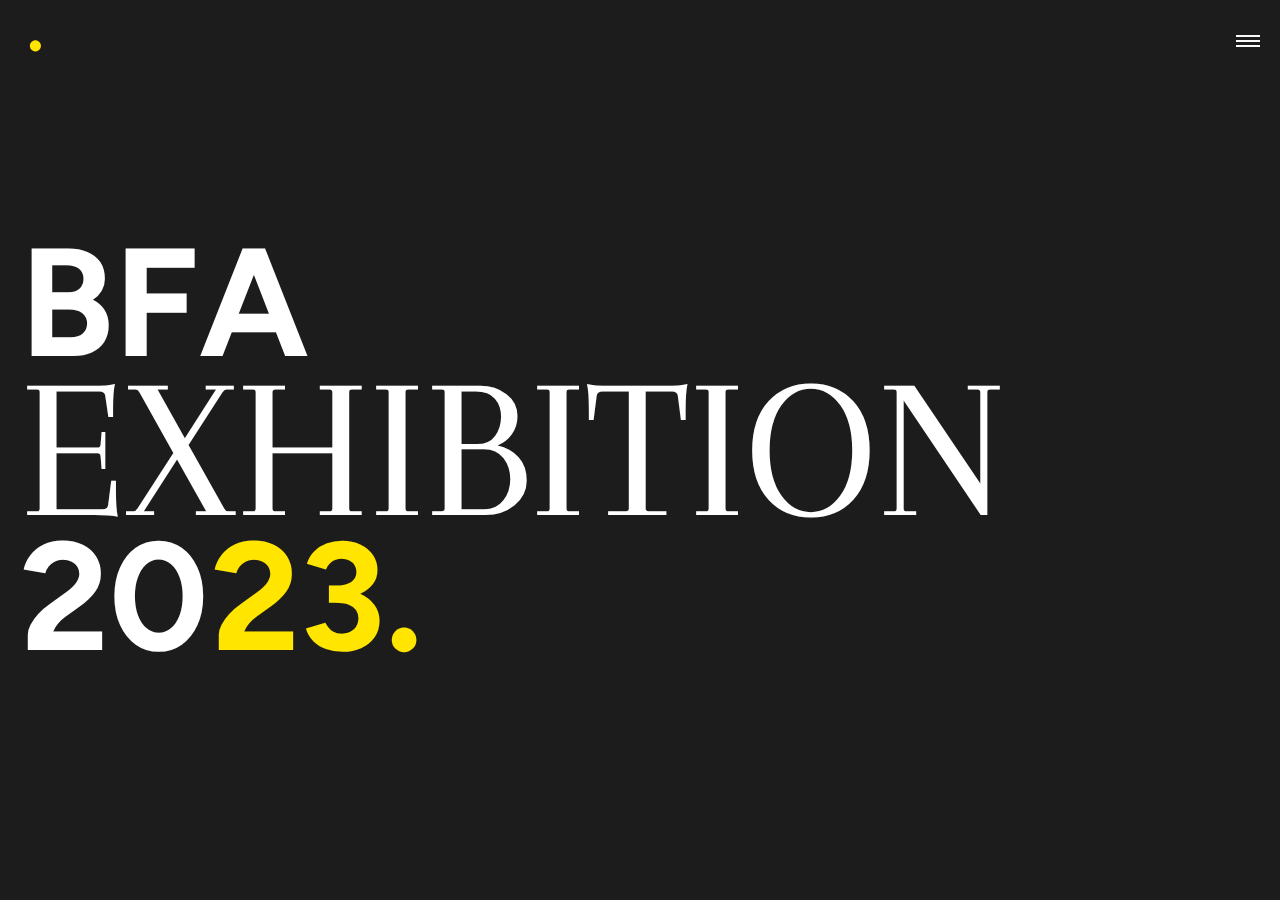
<file: index.html>
<!DOCTYPE html>
<html lang="en">
  <head>
    <meta charset="UTF-8" />
    <meta http-equiv="X-UA-Compatible" content="IE=edge" />
    <meta name="viewport" content="width=device-width, initial-scale=1.0" />
    <link rel="stylesheet" href="./css/index.css"/>
    <link rel="preconnect" href="https://fonts.googleapis.com" />
    <link rel="preconnect" href="https://fonts.gstatic.com" crossorigin />
    <link rel="preconnect" href="https://fonts.googleapis.com" />
    <link rel="preconnect" href="https://fonts.gstatic.com" crossorigin />
    <link
      href="https://fonts.googleapis.com/css2?family=Arapey:ital@1&family=Figtree:wght@600&display=swap"
      rel="stylesheet"
    />
    <link
      href="http://cdnjs.cloudflare.com/ajax/libs/font-awesome/4.3.0/css/font-awesome.css"
      rel="stylesheet"
      type="text/css"
    />
    <script src="./js/script.js" defer></script>
    <link rel="icon" href="images/icon.png" />
    <title>HOME</title>
  </head>
  <body>
    <header class="header" id="header">
      <a href="./index.html" class="logo" id="logo">.</a>
      <input
        class="side-menu"
        type="checkbox"
        id="side-menu"
        onclick="changeBackground()"
      />
      <label class="hamb" for="side-menu"
        ><span class="hamb-line"></span
      ></label>
      <nav class="nav">
        <ul class="menu">
          <li><a href="./index.html">HOME</a></li>
          <li><a href="./src/projects.html">PROJECTS</a></li>
          <li><a href="./src/sponsors.html">SPONSORS</a></li>
          <li><a href="./src/contactus.html">CONTACT US</a></li>
        </ul>
      </nav>
    </header>
    <article id="section">
      <div id="container">
        <h1 class="BFA" id="BFA">BFA</h1>
        <h1 class="EXHI" id="EXHI">EXHIBITION</h1>
        <h1 class="DATE" id="DATE">20</h1>
        <h1 class="DATE2" id="DATE2">23.</h1>
      </div>
    </article>
</body>
</html>

<!-- <footer>
  <div class="footer">
    <div class="container">
      <div class="row d-flex">
        <div class="col footer-social d-flex justify-content-center">
          <a href="https://www.instagram.com/" target="_blank"
            ><i class="fa fa-brands fa-instagram fa-lg"></i
          ></a>
          <a href="https://www.facebook.com/" target="_blank"
            ><i class="fa fa-brands fa-facebook fa-lg"></i
          ></a>
        </div>
      </div>
    </div>
  </div>
</footer> -->
</file>
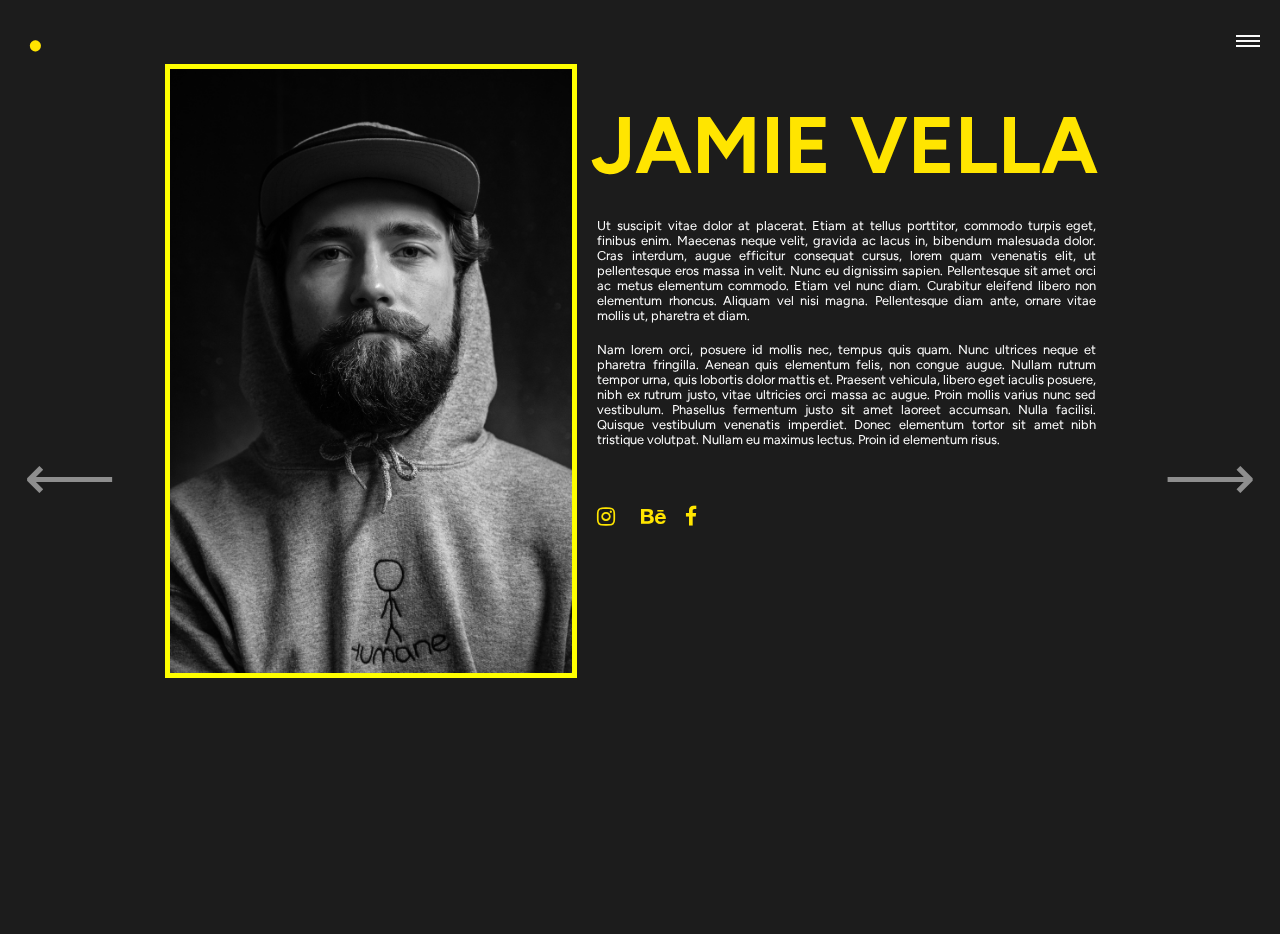
<file: src/profile.html>
<!DOCTYPE html>
<html lang="en">
<head>
    <meta charset="UTF-8">
    <meta http-equiv="X-UA-Compatible" content="IE=edge">
    <meta name="viewport" content="width=device-width, initial-scale=1.0">
    <link rel="stylesheet" href="../css/carousel.css">
    <link rel="stylesheet" href="../css/style.css">
    <link rel="preconnect" href="https://fonts.googleapis.com">
    <link rel="preconnect" href="https://fonts.gstatic.com" crossorigin>
    <link rel="preconnect" href="https://fonts.googleapis.com"><link rel="preconnect" href="https://fonts.gstatic.com" crossorigin><link href="https://fonts.googleapis.com/css2?family=Arapey:ital@1&family=Figtree:wght@600&display=swap" rel="stylesheet">
    <link 
  href="http://cdnjs.cloudflare.com/ajax/libs/font-awesome/4.3.0/css/font-awesome.css" 
  rel="stylesheet"  type='text/css'>
    <script src="../js/script.js" defer></script>
    <title>Gallery</title>
</head>
<body>
    
  <header class="header" id="header">
    <a href="../index.html" class="logo" id="logo">.</a>
    <input
      class="side-menu"
      type="checkbox"
      id="side-menu"
      onclick="changeBackground()"
    />
    <label class="hamb" for="side-menu"
      ><span class="hamb-line"></span
    ></label>
    <nav class="nav">
      <ul class="menu">
        <li><a href="../index.html">HOME</a></li>
        <li><a href="./projects.html">PROJECTS</a></li>
        <li><a href="./sponsors.html">SPONSORS</a></li>
        <li><a href="./contactus.html">CONTACT US</a></li>
      </ul>
    </nav>
  </header>
    
  <section aria-label="Newest Photos" id="section">
    <div class="carousel" data-carousel>
      <button class="carousel-button prev" data-carousel-button="prev">&#10229;</button>
      <button class="carousel-button next" data-carousel-button="next">&#10230;</button>
      <ul data-slides>
        <li class="slide" data-active>
        <div class="row" id="row1">
            <div class="column1">
                <div class="image">
                  <img src="../images/profile.jpg">
                </div>
            </div>
         <div class="column2">
             <div class="row">
                 <div class="name">
                     <h1>JAMIE VELLA</h1>
                </div>
            </div>
            <div class="row">
            <div class="paragraph">
                <p> Ut suscipit vitae dolor at placerat. Etiam at tellus porttitor, commodo turpis eget, finibus enim. Maecenas neque velit, gravida ac lacus in, bibendum malesuada dolor. Cras interdum, augue efficitur consequat cursus, lorem quam venenatis elit, ut pellentesque eros massa in velit. Nunc eu dignissim sapien. Pellentesque sit amet orci ac metus elementum commodo. Etiam vel nunc diam. Curabitur eleifend libero non elementum rhoncus. Aliquam vel nisi magna. Pellentesque diam ante, ornare vitae mollis ut, pharetra et diam.</p><br>
                <p> Nam lorem orci, posuere id mollis nec, tempus quis quam. Nunc ultrices neque et pharetra fringilla. Aenean quis elementum felis, non congue augue. Nullam rutrum tempor urna, quis lobortis dolor mattis et. Praesent vehicula, libero eget iaculis posuere, nibh ex rutrum justo, vitae ultricies orci massa ac augue. Proin mollis varius nunc sed vestibulum. Phasellus fermentum justo sit amet laoreet accumsan. Nulla facilisi. Quisque vestibulum venenatis imperdiet. Donec elementum tortor sit amet nibh tristique volutpat. Nullam eu maximus lectus. Proin id elementum risus.</p><br>
                <!--<p> Lorem ipsum dolor sit amet, consectetur adipiscing elit. Curabitur et justo viverra, laoreet leo ac, accumsan metus. Cras pretium imperdiet ornare. Maecenas turpis erat, ornare vitae neque dignissim, euismod posuere elit. Lorem ipsum dolor sit amet, consectetur adipiscing elit. Nunc consectetur nunc vel dui tempus, eu iaculis magna sollicitudin. Integer pharetra blandit neque nec euismod. Mauris ac odio eget odio aliquet iaculis eget ac ligula. Donec sit amet scelerisque erat.</p>-->
            </div>
            </div>
            <div class="row">
                <div class="fonticons">
                    <i class="fa fa-brands fa-instagram fa-lg"></i>
                    <i class="fa fa-brands fa-behance fa-lg"></i>
                    <i class="fa fa-brands fa-facebook fa-lg"></i>
                </div>
            </div>
        </div>
    </div>
        </li>
        <li class="slide">
          <img src="../images/max-whitehead-0jYDZcIq7a0-unsplash.jpg" alt="Architecture Image">
        </li>
        <li class="slide">
          <img src="../images/patrick-t-kindt-PmrBmhoInV4-unsplash.jpg" alt="Architecture Image">
        </li>
      </ul>
    </div>
  </section>
</body>
</html>
</file>
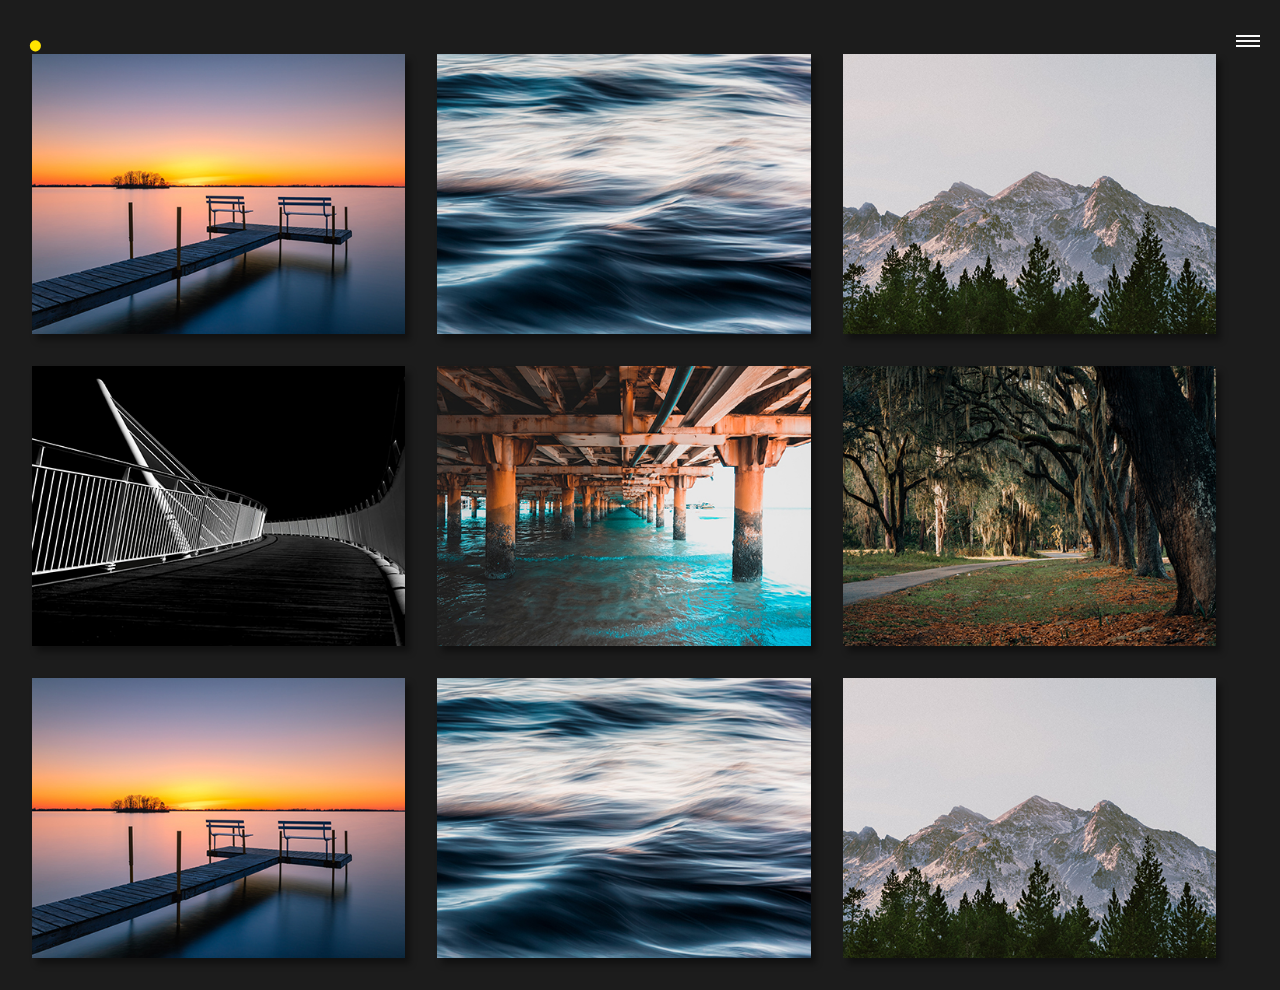
<file: src/projects.html>
<!DOCTYPE html>
<html lang="en">
  <head>
    <meta charset="UTF-8" />
    <meta http-equiv="X-UA-Compatible" content="IE=edge" />
    <meta name="viewport" content="width=device-width, initial-scale=1.0" />
    <link rel="stylesheet" href="../css/index.css" />
    <link rel="preconnect" href="https://fonts.googleapis.com" />
    <link rel="preconnect" href="https://fonts.gstatic.com" crossorigin />
    <link rel="preconnect" href="https://fonts.googleapis.com" />
    <link rel="preconnect" href="https://fonts.gstatic.com" crossorigin />
    <link
      href="https://fonts.googleapis.com/css2?family=Arapey:ital@1&family=Figtree:wght@600&display=swap"
      rel="stylesheet"
    />
    <link
      href="https://cdnjs.cloudflare.com/ajax/libs/font-awesome/4.3.0/css/font-awesome.css"
      rel="stylesheet"
      type="text/css"
    />
    <script src="../js/script.js" defer></script>
    <title>HOME</title>
  </head>
  <body>
    <header class="header" id="header">
      <a href="../index.html" class="logo" id="logo">.</a>
      <input
        class="side-menu"
        type="checkbox"
        id="side-menu"
        onclick="changeBackground()"
      />
      <label class="hamb" for="side-menu"
        ><span class="hamb-line"></span
      ></label>
      <nav class="nav">
        <ul class="menu">
          <li><a href="../index.html">HOME</a></li>
          <li><a href="./projects.html">PROJECTS</a></li>
          <li><a href="./sponsors.html">SPONSORS</a></li>
          <li><a href="./contactus.html">CONTACT US</a></li>
        </ul>
      </nav>
    </header>

    <div class="container">
      <div class="gallery">
        <div class="gallery-item">
            <a href="profile.html"><img class="gallery-image" src="../images/1.jpg" alt="" /></a>
        </div>
        <div class="gallery-item">
            <a href="profile.html"><img class="gallery-image" src="../images/2.jpg" alt="" /></a>
        </div>
        <div class="gallery-item">
            <a href="profile.html"><img class="gallery-image" src="../images/3.jpg" alt="" /></a>
        </div>
        <div class="gallery-item">
            <a href="profile.html"><img class="gallery-image" src="../images/4.jpg" alt="" /></a>
        </div>
        <div class="gallery-item">
            <a href="profile.html"><img class="gallery-image" src="../images/5.jpg" alt="" /></a>
        </div>
        <div class="gallery-item">
            <a href="profile.html"><img class="gallery-image" src="../images/6.jpg" alt="" /></a>
        </div>
        <div class="gallery-item">
            <a href="profile.html"><img class="gallery-image" src="../images/1.jpg" alt="" /></a>
        </div>
        <div class="gallery-item">
            <a href="profile.html"><img class="gallery-image" src="../images/2.jpg" alt="" /></a>
        </div>
        <div class="gallery-item">
            <a href="profile.html"><img class="gallery-image" src="../images/3.jpg" alt="" /></a>
        </div>
      </div>
    </div>
  </body>
</html>
</file>
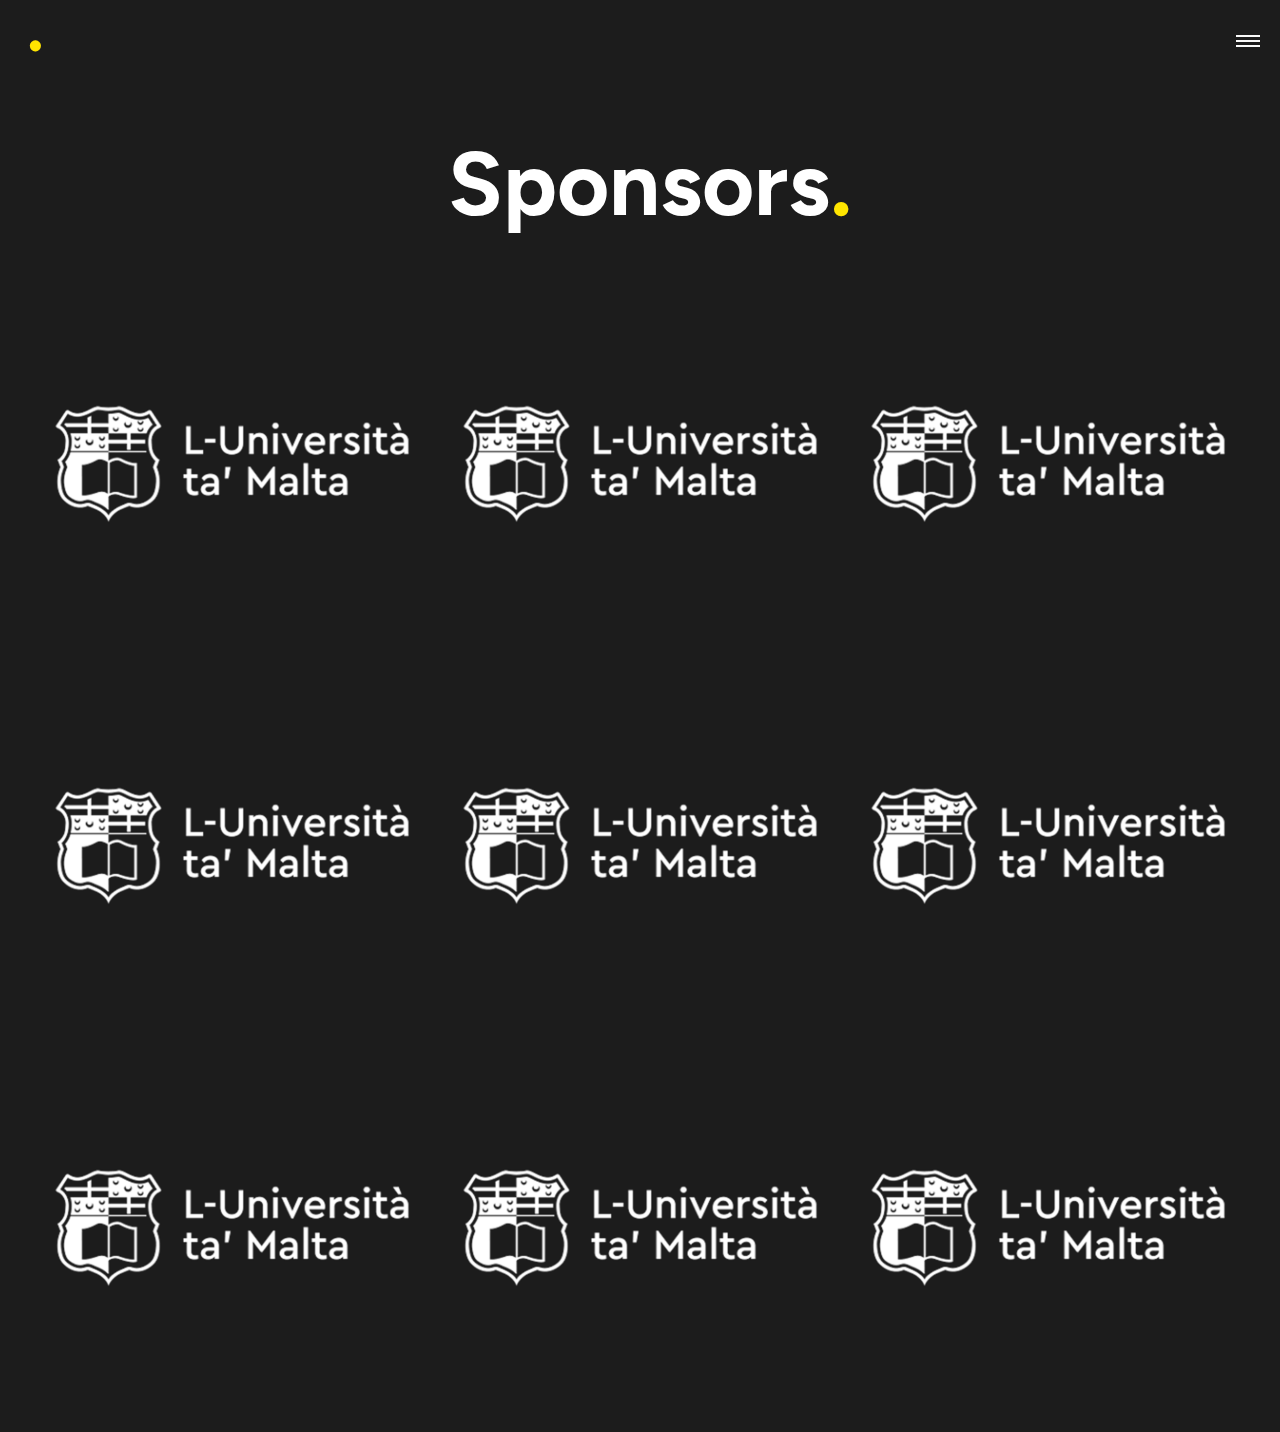
<file: src/sponsors.html>
<!DOCTYPE html>
<html lang="en">
  <head>
    <meta charset="utf-8" />
    <meta name="viewport" content="width=device-width, initial-scale=1" />
    <title>Get in touch</title>
    <link rel="stylesheet" type="text/css" href="../css/index.css" />
    <link rel="preconnect" href="https://fonts.googleapis.com" />
    <link rel="preconnect" href="https://fonts.gstatic.com" crossorigin />
    <link rel="preconnect" href="https://fonts.googleapis.com" />
    <link rel="preconnect" href="https://fonts.gstatic.com" crossorigin />
    <link
      href="https://fonts.googleapis.com/css2?family=Arapey:ital@1&family=Figtree:wght@600&display=swap"
      rel="stylesheet"
    />
    <script src="../js/script.js" defer></script>
  </head>

  <body>
    <header class="header" id="header">
      <a href="../index.html" class="logo" id="logo">.</a>
      <input
        class="side-menu"
        type="checkbox"
        id="side-menu"
        onclick="changeBackground()"
      />
      <label class="hamb" for="side-menu"
        ><span class="hamb-line"></span
      ></label>
      <nav class="nav">
        <ul class="menu">
          <li><a href="../index.html">HOME</a></li>
          <li><a href="./projects.html">PROJECTS</a></li>
          <li><a href="./sponsors.html">SPONSORS</a></li>
          <li><a href="./contactus.html">CONTACT US</a></li>
        </ul>
      </nav>
    </header>

    <div id="section">
      <div class="title">
        <h1 class="sponsors">Sponsors<span class="dot">.</span></h1>
      </div>
      <div class="row">
        <div class="column">
          <div class="column_group">
            <img
              class="column_img"
              src="../images/university1c1c1c.png"
              alt="Liam"
              style="width: 100%"
            />
            <div class="column_overlay">
              <div class="column_title">
                <a href="https://www.um.edu.mt/" target="_blank"
                  >University of Malta</a
                >
              </div>
            </div>
          </div>
          <div class="column_group">
            <img
              class="column_img"
              src="../images/university1c1c1c.png"
              alt="Liam"
              style="width: 100%"
            />
            <div class="column_overlay">
              <div class="column_title">
                <a href="https://www.um.edu.mt/" target="_blank"
                  >University of Malta</a
                >
              </div>
            </div>
          </div>
          <div class="column_group">
            <img
              class="column_img"
              src="../images/university1c1c1c.png"
              alt="Liam"
              style="width: 100%"
            />
            <div class="column_overlay">
              <div class="column_title">
                <a href="https://www.um.edu.mt/" target="_blank"
                  >University of Malta</a
                >
              </div>
            </div>
          </div>
        </div>
        <div class="column">
          <div class="column_group">
            <img
              class="column_img"
              src="../images/university1c1c1c.png"
              alt="Liam"
              style="width: 100%"
            />
            <div class="column_overlay">
              <div class="column_title">
                <a href="https://www.um.edu.mt/" target="_blank"
                  >University of Malta</a
                >
              </div>
            </div>
          </div>
          <div class="column_group">
            <img
              class="column_img"
              src="../images/university1c1c1c.png"
              alt="Liam"
              style="width: 100%"
            />
            <div class="column_overlay">
              <div class="column_title">
                <a href="https://www.um.edu.mt/" target="_blank"
                  >University of Malta</a
                >
              </div>
            </div>
          </div>
          <div class="column_group">
            <img
              class="column_img"
              src="../images/university1c1c1c.png"
              alt="Liam"
              style="width: 100%"
            />
            <div class="column_overlay">
              <div class="column_title">
                <a href="https://www.um.edu.mt/" target="_blank"
                  >University of Malta</a
                >
              </div>
            </div>
          </div>
        </div>
        <div class="column">
          <div class="column_group">
            <img
              class="column_img"
              src="../images/university1c1c1c.png"
              alt="Liam"
              style="width: 100%"
            />
            <div class="column_overlay">
              <div class="column_title">
                <a href="https://www.um.edu.mt/" target="_blank"
                  >University of Malta</a
                >
              </div>
            </div>
          </div>
          <div class="column_group">
            <img
              class="column_img"
              src="../images/university1c1c1c.png"
              alt="Liam"
              style="width: 100%"
            />
            <div class="column_overlay">
              <div class="column_title">
                <a href="https://www.um.edu.mt/" target="_blank"
                  >University of Malta</a
                >
              </div>
            </div>
          </div>
          <div class="column_group">
            <img
              class="column_img"
              src="../images/university1c1c1c.png"
              alt="Liam"
              style="width: 100%"
            />
            <div class="column_overlay">
              <div class="column_title">
                <a href="https://www.um.edu.mt/" target="_blank"
                  >University of Malta</a
                >
              </div>
            </div>
          </div>
        </div>

        <!-- <div class="column">
                  <div class="maltarti__group">
                        <img src="../images/maltarti.png" class="maltarti" alt="Liam"style="width:100%">
                        <div class="maltarti__overlay">
                           <div class="maltarti__title"><a href="https://www.facebook.com/maltarti/" target="_blank">Maltarti</a></div>
                      </div>
                 </div>

                  <div class="freehour__group">
                       <img src="../images/freehour.png" class="freehour" alt="Liam"style="width:100%">
                        <div class="freehour__overlay">
                          <div class="freehour__title"><a href="https://www.freehour.eu/" target="_blank">FreeHour</a></div>
                      </div>
                 </div>

                 <div class="canon__group">
                       <img src="../images/canon.png" class="canon" alt="Liam"style="width:100%">
                        <div class="canon__overlay">
                            <div class="canon__title"><a href="https://www.canon.com.mt/" target="_blank">Canon</a></div>
                       </div>
                 </div>

          </div>    

          <div class="column">
                 <div class="icentre__group">
                       <img src="../images/icentre 1c1c1c.png" class="icentre" alt="Liam"style="width:100%">
                       <div class="icentre__overlay">
                           <div class="icentre__title"><a href="https://www.icentre.com.mt/" target="_blank">iCentre</a></div>
                     </div>
                </div>
                 <div class="newspoint__group">
                       <img src="../images/newspoint.png" class="newspoint" alt="Liam"style="width:100%"></a>
                       <div class="newspoint__overlay">
                            <div class="newspoint__title"><a href="https://www.um.edu.mt/newspoint" target="_blank">Newspoint</a></div>
                       </div>
                </div>

                <div class="brndwgn__group">
                       <img src="../images/brnd wgn.png" class="brndwgn" alt="Liam"style="width:100%">
                      <div class="brndwgn__overlay">
                            <div class="brndwgn__title" ><a href="https://brndwgn.com/" target="_blank">BRND WGN</a></div>
                       </div>
                </div>
            </div> -->
      </div>
    </div>
  </body>
</html>
</file>
<file: css/index.css>
/* Theming */

@import url("https://fonts.googleapis.com/css2?family=Arapey:ital@1&family=Figtree:wght@600&display=swap");

:root {
  --white: #f9f9f9;
  --black: #36383f;
  --gray: #85888c;
} /* variables*/

* {
  margin: 0;
  padding: 0;
  box-sizing: border-box;
}
body {
  background-color: rgb(28, 28, 28);
  font-family: "Figtree", sans-serif;
}
a {
  text-decoration: none;
}
ul {
  list-style: none;
}

.header {
  background-color: rgb(28, 28, 28);
  position: sticky;
  top: 0;
  width: 100%;
}

.logo {
  display: inline-block;
  color: rgb(255, 229, 0);
  font-size: 100px;
  margin-left: 25px;
  line-height: 30px;
}

.nav {
  width: 100%;
  height: 100%;
  position: fixed;
  background-color: rgb(255, 229, 0);
  overflow: hidden;
}
.menu a {
  font-family: "Figtree", sans-serif;
  font-weight: bold;
  font-size: 90px;
  display: block;
  padding: 30px;
  padding-top: 10px;
  padding-bottom: 10px;
}

a,
a:hover,
a:focus,
a:active {
  text-decoration: none;
  color: inherit;
}

.menu a:hover {
  color: rgb(255, 255, 255);
}

.nav {
  max-height: 0;
  transition: max-height 0s ease-out;
}

/* Menu Icon */
.hamb {
  cursor: pointer;
  float: right;
  padding: 40px 20px;
} /* Style label tag */

.hamb-line {
  background: var(--white);
  display: block;
  height: 2px;
  position: relative;
  width: 24px;
} /* Style span tag */

.hamb-line::before,
.hamb-line::after {
  background: var(--white);
  content: "";
  display: block;
  height: 100%;
  position: absolute;
  transition: all 0.1s ease-out;
  width: 100%;
}
.hamb-line::before {
  top: 5px;
}
.hamb-line::after {
  top: -5px;
}

.side-menu {
  display: none;
} /* Hide checkbox */
/* Toggle menu icon */
.side-menu:checked ~ nav {
  max-height: 100%;
}
.side-menu:checked ~ .hamb .hamb-line {
  background: transparent;
}
.side-menu:checked ~ .hamb .hamb-line::before {
  transform: rotate(-45deg);
  top: 0;
  background-color: rgb(28, 28, 28);
}
.side-menu:checked ~ .hamb .hamb-line::after {
  transform: rotate(45deg);
  top: 0;
  background-color: rgb(28, 28, 28);
}

#container {
  position: absolute;
  top: 50%;
  width: 100%;
  transform: translateY(-50%);
}

h1 {
  padding-left: 20px;
  font-size: clamp(12vw, 12vw, 16vw);
}

h1.BFA {
  font-family: "Figtree", sans-serif;
  color: rgb(255, 255, 255);
  line-height: 7vw;
}

h1.EXHI {
  font-family: "Arapey", serif;
  font-weight: 100;
  color: rgb(255, 255, 255);
  line-height: 16vw;
  font-size: 16vw;
}

h1.DATE {
  font-family: "Figtree", sans-serif;
  color: rgb(255, 255, 255);
  line-height: 7vw;
  display: inline;
  float: left;
}
h1.DATE2 {
  font-family: "Figtree", sans-serif;
  color: rgb(255, 229, 0);
  line-height: 7vw;
  padding-left: 2px;
  display: inline;
  float: left;
}

.switch-color {
  background-color: rgb(255, 229, 0);
}

@media only screen and (max-width: 631px) {
  .menu a {
    font-size: 13vw !important;
    padding-bottom: 5px;
    padding-top: 5px;
  }
}

.logo:hover,
.logo:visited {
  color: rgb(255, 229, 0);
}

/* FOOTER */

.container {
  max-width: 100rem;
  margin: 0 auto;
  padding: 0 2rem 2rem;
}

.heading span {
  display: block;
}

.gallery {
  display: flex;
  flex-wrap: wrap;
  margin: -1rem -1rem;
}

.gallery-item {
  flex: 1 0 24rem;
  margin: 1rem;
  box-shadow: 0.3rem 0.4rem 0.4rem rgba(0, 0, 0, 0.4);
  overflow: hidden;
}

.gallery-image {
  display: block;
  width: 100%;
  height: 100%;
  object-fit: cover;
  transition: transform 400ms ease-out;
}

.gallery-image:hover {
  transform: scale(1.15);
}

@supports (display: grid) {
  .gallery {
    display: grid !important;
    grid-template-columns: repeat(auto-fit, minmax(24rem, 1fr));
    grid-gap: 2rem;
  }

  .gallery,
  .gallery-item {
    margin: 0;
  }
}

/* Screen larger than 600px? 2 column */
@media (max-width: 448px) {
  .gallery {
    grid-template-columns: repeat(1, 1fr);
  }
}

@media (min-width: 600px) {
  .gallery {
    grid-template-columns: repeat(2, 1fr);
  }
}

/* Screen larger than 900px? 3 columns */
@media (min-width: 900px) {
  .gallery {
    grid-template-columns: repeat(3, 1fr);
  }
}

.title {
  animation: transitionIn 0.75s;
}
.column {
  animation: transitionIn 1s;
}
@keyframes transitionIn {
  from {
    opacity: 0;
    transform: translateY(-50px);
  }

  to {
    opacity: 1;
    transform: translateY(0px);
  }
}

@import url("https://fonts.googleapis.com/css2?family=Arapey:ital@1&family=Figtree:wght@300;400;700&display=swap");
@import url("https://fonts.googleapis.com/css2?family=Arapey:ital@1&family=Figtree:wght@600&display=swap");
:root {
  --white: #f9f9f9;
  --black: #36383f;
  --gray: #85888c;
}

* {
  margin: 0;
  padding: 0;
  box-sizing: border-box;
}

.sponsors {
  text-align: center;
  margin: 22;
  font-family: "Figtree", sans-serif;
  font-weight: 700;
  font-size: 90px;
  top: 10%;
  color: #ffffff;
  margin-top: 75px;
}

.dot {
  text-align: center;
  margin: 22;
  font-family: "Figtree", sans-serif;
  font-weight: 700;
  font-size: 90px;
  top: 10%;
  color: #ffe500;
}

.sponsors:hover {
  font-family: "Arapey", serif;
  font-weight: 400;
  font-style: italic;
  font-size: 90px;
}
.row {
  display: -ms-flexbox;
  display: flex;
  -ms-flex-wrap: wrap;
  flex-wrap: wrap;
  justify-content: center;
}

.column {
  -ms-flex: 33%;
  flex: 33%;
  max-width: 30%;
  margin: 12px;
  padding: 12px;
}

.column img {
  margin-top: 22px;
  vertical-align: middle;
  width: 100%;
}

@media screen and (max-width: 631px) {
  .column {
    -ms-flex: 100%;
    flex: 100%;
    max-width: 100%;
  }
}
@media screen and (max-width: 631px) {
  .column {
    -ms-flex: 100%;
    flex: 100%;
    max-width: 100%;
  }
}

/*sponsors*/

.column_group {
  position: relative;
  /* scale: 0.5; */
  width: 100%;
}

.column_img {
  display: block;
  width: 100%;
}

.column_overlay {
  position: absolute;
  top: 0;
  left: 0;
  width: 100%;
  height: 100%;
  background: #ffe500;
  color: #1c1c1c;
  font-family: "Figtree", sans-serif;
  display: flex;
  align-items: center;
  justify-content: center;
  opacity: 0;
  transition: opacity 0.25s;
}

.column_overlay > * {
  transform: translateY(42px);
  transition: transform 0.4s;
}

.column_overlay:hover {
  opacity: 1;
}

.column_overlay:hover > * {
  transform: translateY(0px);
}
.column_title {
  font-size: 20px;
  font-weight: 400;
}
.column_group:hover {
  transform: perspective(1px) translateZ(-0.2px);
  transition: all 0.3s ease 0.2s;
}

.title {
  animation: transitionIn 0.75s;
}

.form {
  animation: transitionIn 1s;
}

.button {
  animation: transitionIn 1.2s;
}

@keyframes transitionIn {
  from {
    opacity: 0;
    transform: translateY(-50px);
  }

  to {
    opacity: 1;
    transform: translateY(0px);
  }
}

@keyframes transition {
  from {
    opacity: 0;
    transform: translateX(-50px);
  }

  to {
    opacity: 1;
    transform: translateX(0px);
  }
}

@import url("https://fonts.googleapis.com/css2?family=Arapey:ital@1&family=Figtree:wght@300;400;700&display=swap");
@import url("https://fonts.googleapis.com/css2?family=Arapey:ital@1&family=Figtree:wght@600&display=swap");
:root {
  --white: #f9f9f9;
  --black: #36383f;
  --gray: #85888c;
}

* {
  margin: 0;
  padding: 0;
  box-sizing: border-box;
}

.getin {
  text-align: center;
  margin: 22;
  font-family: "Figtree", sans-serif;
  font-weight: 700;
  font-size: 90px;
  top: 10%;
  color: #ffffff;
  text-indent: 50px;
}

.touch {
  text-align: center;
  margin: 22;
  font-family: "Arapey", serif;
  font-weight: 400;
  font-style: italic;
  font-size: 90px;
  top: 10%;
  color: #ffe500;
}

/*reference-contact form by paper-form*/
.form-group {
  display: flexbox;
  margin-top: 90px;
  text-align: center;
}

input[type="text"] {
  width: 15%;
  padding: 12px 12px;
  line-height: 12px;
  font-family: "Figtree", sans-serif;
  font-weight: 400;
  color: #1c1c1c;
  font-size: 18px;
  background-color: #ffffff;
  margin-top: 6px;
  margin-bottom: 16px;
}
input[type="text"]:hover {
  transform: perspective(1px) translateZ(+0.02px);
  transition: all ease 0.2s;
}

input[type="email"],
select,
textarea {
  width: 30%;
  padding: 12px 12px;
  line-height: 12px;
  font-family: "Figtree", sans-serif;
  font-weight: 400;
  color: #1c1c1c;
  font-size: 18px;
  background-color: #ffffff;
  margin-top: 6px;
  margin-bottom: 16px;
}
input[type="email"]:hover {
  transform: perspective(1px) translateZ(+0.02px);
  transition: all ease 0.2s;
}
textarea:hover {
  transform: perspective(1px) translateZ(+0.02px);
  transition: all ease 0.2s;
}
button {
  align-items: center;
  font-family: "Figtree", sans-serif;
  font-weight: 700;
  font-size: 28px;
  color: #1c1c1c;
  padding: 12px 20px;
  border: none;
  border-radius: 4px;
  background-color: #ffe500;
  cursor: pointer;
}
button:hover {
  color: #ffffff;
  background-color: rgba(255, 229, 0, 0.9);
  border: solid #ffe500;
  transform: perspective(1px) translateZ(-0.2px);
  transition: all ease 0.2s;
}

@media only screen and (min-width: 100px) and (max-width: 600px) {
  .form-group {
    display: flexbox;
    margin-top: 90px;
    text-align: center;
  }

  input[type="text"] {
    width: 30%;
    padding: 12px 12px;
    line-height: 12px;
    font-family: "Figtree", sans-serif;
    font-weight: 400;
    color: #1c1c1c;
    font-size: 18px;
    background-color: #ffffff;
    margin-top: 6px;
    margin-bottom: 16px;
  }
  input[type="text"]:hover {
    transform: perspective(1px) translateZ(+0.02px);
    transition: all ease 0.2s;
  }

  input[type="email"],
  select,
  textarea {
    width: 50%;
    padding: 12px 12px;
    line-height: 12px;
    font-family: "Figtree", sans-serif;
    font-weight: 400;
    color: #1c1c1c;
    font-size: 18px;
    background-color: #ffffff;
    margin-top: 6px;
    margin-bottom: 16px;
  }

  button {
    align-items: center;
    font-family: "Figtree", sans-serif;
    font-weight: 700;
    font-size: 28px;
    color: #1c1c1c;
    padding: 12px 20px;
    border: none;
    border-radius: 4px;
    background-color: #ffe500;
    cursor: pointer;
  }
  button:hover {
    color: #ffffff;
    background-color: rgba(255, 229, 0, 0.9);
    border: solid #ffe500;
    transform: perspective(1px) translateZ(-0.2px);
    transition: all ease 0.2s;
  }
}
</file>
<file: css/carousel.css>
/* Theming */

@import url("https://fonts.googleapis.com/css2?family=Arapey:ital@1&family=Figtree:wght@600&display=swap");

:root {
  --white: #f9f9f9;
  --black: #36383f;
  --gray: #85888c;
} /* variables*/

*, *::before, *::after  {
  margin: 0;
  padding: 0;
  box-sizing: border-box;
}
body {
  background-color: rgb(28, 28, 28);
  font-family: "Figtree", sans-serif;
}
a {
  text-decoration: none;
}
ul {
  list-style: none;
}

.switch-color {
  background-color: rgb(255, 229, 0) !important;
}

.header {
  background-color: rgb(28, 28, 28);
  position: sticky;
  top: 0;
  width: 100%;
}

.logo {
  display: inline-block;
  color: rgb(255, 229, 0);
  font-size: 100px;
  margin-left: 25px;
  line-height: 30px;
}

.nav {
  width: 100%;
  height: 100%;
  position: fixed;
  background-color: rgb(255, 229, 0);
  overflow: hidden;
}
.menu a {
  font-family: "Figtree", sans-serif;
  font-weight: bold;
  font-size: 90px;
  display: block;
  padding: 30px;
  padding-top: 10px;
  padding-bottom: 10px;
}

a,
a:hover,
a:focus,
a:active {
  text-decoration: none;
  color: inherit;
}

.menu a:hover {
  color: rgb(255, 255, 255);
}

.nav {
  max-height: 0;
  transition: max-height 0s ease-out;
}

/* Menu Icon */
.hamb {
  cursor: pointer;
  float: right;
  padding: 40px 20px;
} /* Style label tag */

.hamb-line {
  background: var(--white);
  display: block;
  height: 2px;
  position: relative;
  width: 24px;
} /* Style span tag */

.hamb-line::before,
.hamb-line::after {
  background: var(--white);
  content: "";
  display: block;
  height: 100%;
  position: absolute;
  transition: all 0.1s ease-out;
  width: 100%;
}
.hamb-line::before {
  top: 5px;
}
.hamb-line::after {
  top: -5px;
}

.side-menu {
  display: none;
} /* Hide checkbox */
/* Toggle menu icon */
.side-menu:checked ~ nav {
  max-height: 100%;
}
.side-menu:checked ~ .hamb .hamb-line {
  background: transparent;
}
.side-menu:checked ~ .hamb .hamb-line::before {
  transform: rotate(-45deg);
  top: 0;
  background-color: rgb(28, 28, 28);
}
.side-menu:checked ~ .hamb .hamb-line::after {
  transform: rotate(45deg);
  top: 0;
  background-color: rgb(28, 28, 28);
}

.carousel {
  width: 100vw;
  height: 94vh;
  position: relative;
}

.carousel > ul {
  margin: 0;
  padding: 0;
  list-style: none;
}

.slide {
  position: absolute;
  inset: 0;
  opacity: 0;
  transition: 200ms opacity ease-in-out;
  transition-delay: 200ms;
}

.slide > img {
  display: block;
  width: 100%;
  height: 100%;
  object-fit: cover;
  object-position: center;
}

.slide[data-active] {
  opacity: 1;
  z-index: 1;
  transition-delay: 0ms;
}

.carousel-button {
  position: absolute;
  z-index: 2;
  background: none;
  border: none;
  font-size: 4rem;
  top: 50%;
  transform: translateY(-50%);
  color: rgba(255, 255, 255, 0.5);
  cursor: pointer;
  border-radius: 0.25rem;
  padding: 0 0.5rem;
}

.carousel-button:hover,
.carousel-button:focus {
  color: rgb(255, 229, 0);
}

.carousel-button.prev {
  left: 1rem;
}

.carousel-button.next {
  right: 1rem;
}

@media only screen and (max-width: 631px) {
  .carousel-button {
    position: absolute;
    z-index: 2;
    background: none;
    border: none;
    font-size: 2.25rem;
    top: 50%;
    transform: translateY(-50%);
    color: rgba(255, 255, 255, 0.5);
    cursor: pointer;
    border-radius: 0.25rem;
    padding: 0 0.5rem;
  }
}
</file>
<file: css/style.css>
.main{
    padding-top: 140px;
}

#container{
    position:absolute;
    top: 50%;
    width: 100%;
    transform: translateY(-50%);
}

.image img {
    max-width: 100%;
    max-height: 100%;
    height: auto;
    border: solid yellow 5px;
    align-content: center;
}

.row{
    height: 100%;
}

.image{
    width: 100%;
    height: 880px;
    margin-left: 40%;
    padding-top: 10px;
    padding-bottom: 10px;
}

h1{
    font-family: "Figtree", sans-serif;
    color: rgb(255, 229, 0);
    float: left;
    padding-left:20px;
    font-size: clamp(12vw,12vw,16vw);
}

p{
    font-family: "Figtree", sans-serif;
    color:  rgb(255, 255, 255);
    text-align: justify;
}

.paragraph{
    width: 60.5%;
    margin-left: 20%;
    margin-top: 3%;
}

.paragraph p{
    font-size: 1vw;
}

a, a:hover, a:focus, a:active {
    text-decoration: none;
    color: inherit;
}

body{
    background-color: rgb(28, 28, 28);
}
.column1 {
  float: left;
  width: 33%;
  padding-right: 10px;
}

.column2 {
  float: left;
  width: 66%;
  padding: 10px;
}

.name{
    text-align: center;
    color: rgb(255, 229, 0)!important;
}

.name h1{
    font-size: 6.25vw;
    padding:0;
    margin-top: 4%;
    float:none;
}

.fonticons{
    color: rgb(255, 229, 0);
    margin-top: 5%;
    margin-left: 20%;
}

.fonticons i{
    height: 20px;
    width: 40px;
}

h1.BFA{
    font-family: "Figtree", sans-serif;
    color: rgb(255, 255, 255);
    line-height: 7vw;
}

h1.EXHI{
    font-family: "Arapey",serif;
    font-weight: 100;
    color: rgb(255, 255, 255);
    line-height: 16vw;
    font-size: 16vw;
}

h1.DATE{
    font-family: "Figtree", sans-serif;
    color: rgb(255, 255, 255);
    line-height:7vw;
    display: inline;
    float: left;
}
h1.DATE2{
    font-family: "Figtree", sans-serif;
    color: rgb(255, 229, 0);
    line-height: 7vw;
    padding-left: 2px;
    display: inline;
    float: left;
}

@media only screen and (max-width: 631px) {
    
    .menu a {
        font-size: 13vw!important;
        padding-bottom: 5px;
        padding-top: 5px;
    }
    
    .image{
   
    height: 50vw;
    margin-left: 105%;
    padding-bottom: 2vw;
    }
    
    .image img {
        max-width: 125%;
        max-height: 120%;
        height: auto;
        border: solid yellow 5px;
        align-content: center;
    }
    
    #row1{
        margin-top: 15%;
    }
    .column1{
        margin-top: -10%;
    }
    
    .name h1{
        font-size: 9vw;
        padding:0;
        margin-top: 80%;
        margin-left: -52.5%;
        float:none;
    }

    .paragraph p{
        line-height: 3vw;
        font-size: 3vw;

    }
    .paragraph{
        width: 96%;
        margin-left: -24%;
        margin-top: 7%;
    }
    
    .fonticons{
    color: rgb(255, 229, 0);
    margin-top: 5%;
    margin-left: 0%;
    }
}
</file>
